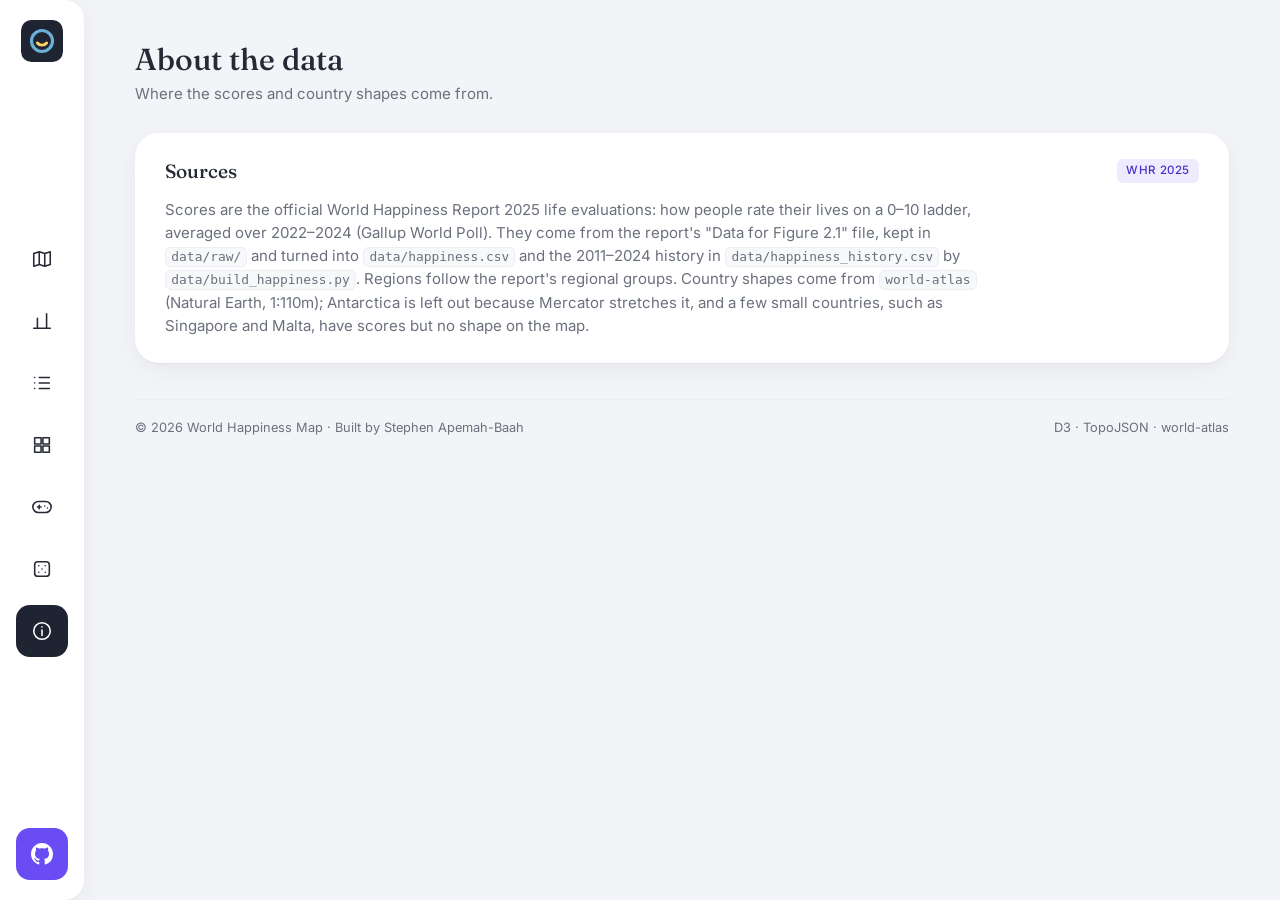
<file: about.html>
<!doctype html>
<html lang="en">
<head>
<meta charset="utf-8">
<meta name="viewport" content="width=device-width, initial-scale=1">
<meta name="color-scheme" content="light dark">
<title>About the data — World Happiness Map</title>
<meta name="description" content="Where the World Happiness Map's scores and country shapes come from.">
<meta property="og:type" content="website">
<meta property="og:site_name" content="World Happiness Map">
<meta property="og:title" content="About the data — World Happiness Map">
<meta property="og:description" content="Where the World Happiness Map's scores and country shapes come from.">
<meta property="og:url" content="https://itzstephen167.github.io/world-happiness-map/about.html">
<meta property="og:image" content="https://itzstephen167.github.io/world-happiness-map/docs/screenshot.png">
<meta property="og:image:width" content="1600">
<meta property="og:image:height" content="1000">
<meta property="og:image:alt" content="Summary cards above a choropleth world map shaded by happiness score">
<meta property="og:locale" content="en_GB">
<meta name="twitter:card" content="summary_large_image">
<meta name="twitter:title" content="About the data — World Happiness Map">
<meta name="twitter:description" content="Where the World Happiness Map's scores and country shapes come from.">
<meta name="twitter:image" content="https://itzstephen167.github.io/world-happiness-map/docs/screenshot.png">
<meta name="twitter:image:alt" content="Summary cards above a choropleth world map shaded by happiness score">
<link rel="icon" href="data:image/svg+xml,%3Csvg xmlns='http://www.w3.org/2000/svg' viewBox='0 0 32 32'%3E%3Crect width='32' height='32' rx='8' fill='%231f2433'/%3E%3Ccircle cx='16' cy='16' r='8' fill='none' stroke='%236baed6' stroke-width='2.4'/%3E%3Cpath d='M12.5 17.5c1.8 2.2 5.2 2.2 7 0' stroke='%23ffd166' stroke-width='2.2' fill='none' stroke-linecap='round'/%3E%3C/svg%3E">
<link rel="preconnect" href="https://fonts.googleapis.com">
<link rel="preconnect" href="https://fonts.gstatic.com" crossorigin>
<link href="https://fonts.googleapis.com/css2?family=Inter:wght@400;500;600&family=Fraunces:opsz,wght@9..144,500;9..144,600&display=swap" rel="stylesheet">
<link rel="stylesheet" href="style.css">
</head>
<body>
<a class="skip" href="#main">Skip to content</a>

<aside class="rail">
  <a class="rail-logo" href="index.html" aria-label="World Happiness Map home">
    <svg viewBox="0 0 32 32" aria-hidden="true"><rect width="32" height="32" rx="8"/><circle cx="16" cy="16" r="8"/><path d="M12.5 17.5c1.8 2.2 5.2 2.2 7 0"/></svg>
  </a>
  <nav class="rail-nav" id="nav" aria-label="Pages">
    <a href="index.html" aria-label="Map" title="Map"><svg viewBox="0 0 24 24"><path d="M9 4 3 6v14l6-2 6 2 6-2V4l-6 2-6-2zM9 4v14M15 6v14"/></svg></a>
    <a href="compare.html" aria-label="Compare countries" title="Compare countries"><svg viewBox="0 0 24 24"><path d="M7 20V9M17 20V4M3 20h18"/></svg></a>
    <a href="rankings.html" aria-label="Rankings" title="Rankings"><svg viewBox="0 0 24 24"><path d="M9 6h11M9 12h11M9 18h11M4 6h.01M4 12h.01M4 18h.01"/></svg></a>
    <a href="regions.html" aria-label="Regions" title="Regions"><svg viewBox="0 0 24 24"><path d="M4 4h7v7H4zM13 4h7v7h-7zM4 13h7v7H4zM13 13h7v7h-7z"/></svg></a>
    <a href="game.html" aria-label="Which scores higher? game" title="Which scores higher?"><svg viewBox="0 0 24 24"><rect x="2" y="6" width="20" height="12" rx="6"/><path d="M7 12h4M9 10v4M15 11h.01M18 13h.01"/></svg></a>
    <a href="country.html?c=random" aria-label="Random country" title="Random country"><svg viewBox="0 0 24 24"><rect x="4" y="4" width="16" height="16" rx="3.5"/><path d="M8.5 8.5h.01M15.5 8.5h.01M12 12h.01M8.5 15.5h.01M15.5 15.5h.01"/></svg></a>
    <a href="about.html" class="active" aria-label="About the data" title="About the data"><svg viewBox="0 0 24 24"><circle cx="12" cy="12" r="9"/><path d="M12 11v6M12 7.5h.01"/></svg></a>
  </nav>
  <a class="rail-gh" href="https://github.com/itzstephen167/world-happiness-map" aria-label="View source on GitHub" title="View source on GitHub">
    <svg viewBox="0 0 16 16"><path d="M8 0C3.58 0 0 3.58 0 8c0 3.54 2.29 6.53 5.47 7.59.4.07.55-.17.55-.38 0-.19-.01-.82-.01-1.49-2.01.37-2.53-.49-2.69-.94-.09-.23-.48-.94-.82-1.13-.28-.15-.68-.52-.01-.53.63-.01 1.08.58 1.23.82.72 1.21 1.87.87 2.33.66.07-.52.28-.87.51-1.07-1.78-.2-3.64-.89-3.64-3.95 0-.87.31-1.59.82-2.15-.08-.2-.36-1.02.08-2.12 0 0 .67-.21 2.2.82.64-.18 1.32-.27 2-.27.68 0 1.36.09 2 .27 1.53-1.04 2.2-.82 2.2-.82.44 1.1.16 1.92.08 2.12.51.56.82 1.27.82 2.15 0 3.07-1.87 3.75-3.65 3.95.29.25.54.73.54 1.48 0 1.07-.01 1.93-.01 2.2 0 .21.15.46.55.38A8.013 8.013 0 0016 8c0-4.42-3.58-8-8-8z"/></svg>
  </a>
</aside>

<main id="main" tabindex="-1">
  <div class="page-head">
    <div>
      <h1>About the data</h1>
      <p class="sub">Where the scores and country shapes come from.</p>
    </div>
  </div>

  <section id="about">
    <div class="card">
      <div class="card-head"><h2>Sources</h2><span class="badge purple">WHR 2025</span></div>
      <p class="muted body">Scores are the official World Happiness Report 2025 life evaluations: how people rate their lives on a 0–10 ladder, averaged over 2022–2024 (Gallup World Poll). They come from the report's "Data for Figure 2.1" file, kept in <code>data/raw/</code> and turned into <code>data/happiness.csv</code> and the 2011–2024 history in <code>data/happiness_history.csv</code> by <code>data/build_happiness.py</code>. Regions follow the report's regional groups. Country shapes come from <code>world-atlas</code> (Natural Earth, 1:110m); Antarctica is left out because Mercator stretches it, and a few small countries, such as Singapore and Malta, have scores but no shape on the map.</p>
    </div>
  </section>

  <footer>
    <span>© 2026 World Happiness Map · Built by Stephen Apemah-Baah</span>
    <span>D3 · TopoJSON · world-atlas</span>
  </footer>
</main>

</body>
</html>
</file>
<file: style.css>
:root {
  --canvas: #f3f4f7; --card: #fff; --ink: #262a35; --muted: #6b707d; --line: #eceef3; --surface: #f7f8fa;
  --dark: #1f2433; --purple: #6a4cf5; --purple-dark: #5537e6; --purple-soft: #efebff;
  --accent: #08519c; --nodata: #dfe2e8; --stroke: #fff; --selected: #f59e0b;
  --gradient: linear-gradient(135deg, #5fb784 0%, #6f97a6 45%, #8a4fe5 100%);
  --shadow: 0 1px 2px rgba(16, 24, 40, .04), 0 6px 24px rgba(16, 24, 40, .05);
  --lift: 0 1px 2px rgba(16, 24, 40, .06), 0 4px 14px rgba(16, 24, 40, .08);
  --radius: 24px;
  --sans: "Inter", system-ui, -apple-system, "Segoe UI", sans-serif;
  --display: "Fraunces", Georgia, serif;
  --badge-bg: #fbf2c0; --badge-ink: #6b5600; --green-bg: #d8f5e6; --green-ink: #0b6b3f; --purple-ink: #4a2fc9; --soft-hover: #e3dcff;
  /* Solid focus ring: at least 3:1 against every background it sits on. */
  --focus: #6a4cf5;
  color-scheme: light;
}
/* Dark mode follows the system setting. */
@media (prefers-color-scheme: dark) {
  :root {
    --canvas: #12151c; --card: #1c202b; --ink: #e6e8ee; --muted: #9aa0ad; --line: #2a2f3c; --surface: #242936;
    --dark: #323a4f; --purple-soft: #2c2650; --accent: #6baed6; --nodata: #3a4050; --stroke: #1c202b;
    --shadow: 0 1px 2px rgba(0, 0, 0, .3), 0 6px 24px rgba(0, 0, 0, .25);
    --lift: 0 1px 2px rgba(0, 0, 0, .35), 0 4px 14px rgba(0, 0, 0, .3);
    --badge-bg: #3d3514; --badge-ink: #f3d86b; --green-bg: #133a29; --green-ink: #7fd9a8; --purple-ink: #c2b4ff; --soft-hover: #383063; --focus: #a996ff;
    color-scheme: dark;
  }
}
* { box-sizing: border-box; }
html { scroll-behavior: smooth; scroll-padding-top: 24px; }
body { margin: 0; background: var(--canvas); color: var(--ink); font: 15px/1.55 var(--sans); -webkit-font-smoothing: antialiased; }
h1, h2, h3 { margin: 0; font-family: var(--display); font-weight: 500; line-height: 1.3; }
code { font-size: .86em; background: var(--surface); border: 1px solid var(--line); padding: .1em .4em; border-radius: 6px; }
.muted { color: var(--muted); margin: 0; }

/* rail */
.rail { position: fixed; left: 0; top: 0; bottom: 0; width: 84px; z-index: 20; background: var(--card); border-radius: 0 20px 20px 0; box-shadow: var(--shadow); display: flex; flex-direction: column; align-items: center; padding: 20px 0; }
.rail-logo { width: 42px; height: 42px; display: block; }
.rail-logo svg { width: 100%; height: 100%; }
.rail-logo rect { fill: var(--dark); }
.rail-logo circle { fill: none; stroke: #6baed6; stroke-width: 2.4; }
.rail-logo path { fill: none; stroke: #ffd166; stroke-width: 2.2; stroke-linecap: round; }
.rail-nav { margin: auto 0; display: flex; flex-direction: column; gap: 10px; }
.rail-nav a, .rail-gh { width: 52px; height: 52px; border-radius: 14px; display: grid; place-items: center; color: var(--ink); transition: background .15s; }
.rail-nav a:hover { background: var(--surface); }
.rail-nav a.active { background: var(--dark); color: #fff; }
.rail-nav svg { width: 22px; height: 22px; fill: none; stroke: currentColor; stroke-width: 1.7; stroke-linecap: round; stroke-linejoin: round; }
.rail-gh { background: var(--purple); color: #fff; }
.rail-gh:hover { background: var(--purple-dark); }
.rail-gh svg { width: 22px; height: 22px; fill: currentColor; }

main { margin-left: 84px; padding: 40px clamp(16px, 4vw, 56px) 32px; max-width: 1340px; }
main > section + section { margin-top: 28px; }
@media (max-width: 860px) {
  .rail { position: sticky; top: 0; bottom: auto; width: 100%; height: 64px; flex-direction: row; border-radius: 0 0 18px 18px; padding: 0 12px; }
  .rail-logo { width: 36px; height: 36px; }
  .rail-nav { margin: 0 auto; flex-direction: row; gap: 4px; }
  .rail-nav a, .rail-gh { width: 42px; height: 42px; border-radius: 11px; }
  main { margin-left: 0; padding-top: 24px; }
}

/* page head + search */
.page-head { display: flex; justify-content: space-between; align-items: center; gap: 16px; flex-wrap: wrap; margin-bottom: 28px; }
h1 { font-size: clamp(1.5rem, 3vw, 1.9rem); }
.sub { margin: 2px 0 0; color: var(--muted); }
.search { position: relative; width: min(340px, 100%); }
.search svg { position: absolute; left: 14px; top: 50%; width: 18px; height: 18px; transform: translateY(-50%); fill: none; stroke: var(--muted); stroke-width: 2; stroke-linecap: round; }
.search input { width: 100%; font: inherit; color: var(--ink); background: var(--card); border: 0; border-radius: 14px; padding: 12px 16px 12px 42px; box-shadow: var(--lift); }

/* cards */
.card { background: var(--card); border-radius: var(--radius); box-shadow: var(--shadow); padding: 26px 30px; }
.card-head { display: flex; justify-content: space-between; align-items: center; gap: 12px; flex-wrap: wrap; margin-bottom: 14px; }
.card-head h2 { font-size: 1.2rem; }
.note { font-size: .8rem; color: var(--muted); margin: 12px 0 0; }
.body { margin: 0; max-width: 820px; }
@media (max-width: 720px) { .card { padding: 22px 20px; border-radius: 20px; } }

.badge { display: inline-block; background: var(--badge-bg); color: var(--badge-ink); font-size: .72rem; font-weight: 500; letter-spacing: .05em; text-transform: uppercase; padding: 3px 9px; border-radius: 6px; }
.badge.green { background: var(--green-bg); color: var(--green-ink); }
.badge.purple { background: var(--purple-soft); color: var(--purple-ink); }

/* buttons */
button { font: inherit; cursor: pointer; }
.btn { display: inline-flex; align-items: center; font-weight: 500; font-size: .9rem; padding: 10px 16px; border-radius: 12px; border: 0; }
a.btn, .rank-list a { text-decoration: none; }
.btn.soft { background: var(--purple-soft); color: var(--purple-ink); }
.btn.soft:hover { background: var(--soft-hover); }
.btn.soft[aria-pressed="true"] { background: var(--purple); color: #fff; }
.btn:disabled { opacity: .5; cursor: not-allowed; }
.icon-btn { width: 42px; height: 42px; border-radius: 12px; border: 0; background: var(--card); display: grid; place-items: center; color: var(--ink); box-shadow: var(--lift); }
.icon-btn:hover { background: var(--surface); }
.icon-btn svg { width: 18px; height: 18px; fill: none; stroke: currentColor; stroke-width: 2; stroke-linecap: round; }
.controls { display: flex; gap: 10px; }
button:focus-visible, input:focus-visible, summary:focus-visible, main a:focus-visible, .rail a:focus-visible { outline: 3px solid var(--focus); outline-offset: 2px; }

/* Skip link: first thing a keyboard user reaches, hidden until focused. */
.skip { position: absolute; left: 12px; top: -60px; z-index: 40; background: var(--dark); color: #fff; padding: 10px 16px; border-radius: 12px; font-weight: 500; text-decoration: none; }
.skip:focus { top: 12px; outline: 3px solid var(--focus); outline-offset: 2px; }
main:focus { outline: none; } /* focused only as the skip link's target */

/* Data-table fallback under the map and charts, collapsed by default */
.data-table { margin-top: 12px; }
.data-table summary { cursor: pointer; font-size: .88rem; font-weight: 500; color: var(--purple-ink); width: fit-content; border-radius: 6px; }
.data-table .table-wrap { margin-top: 10px; max-height: 360px; }
.data-table caption { text-align: left; font-size: .82rem; color: var(--muted); padding: 10px 14px 0; }
.data-table th { color: var(--muted); font-size: .8rem; font-weight: 600; padding: 10px 14px; }

/* stats */
.stats { display: grid; grid-template-columns: repeat(4, minmax(0, 1fr)); gap: 20px; margin-bottom: 28px; }
.stats .card { padding: 20px 22px; display: flex; flex-direction: column; }
.stats .k { font-size: .82rem; color: var(--muted); }
.stats .v { font: 600 1.9rem/1.2 var(--display); margin: 6px 0 2px; font-variant-numeric: tabular-nums; }
.stats .u { font-size: .85rem; color: var(--muted); }
.highlight { background: linear-gradient(100deg, rgba(18,16,40,.82) 0%, rgba(40,28,80,.45) 100%), url(img/earth.webp) 30% center / cover, var(--dark); color: #fff; }
.highlight .k, .highlight .u { color: rgba(255,255,255,.9); }
@media (max-width: 1000px) { .stats { grid-template-columns: 1fr 1fr; } }

/* map + detail */
.layout { display: grid; grid-template-columns: minmax(0, 1fr) 320px; gap: 28px; align-items: start; }
@media (max-width: 960px) { .layout { grid-template-columns: 1fr; } }
.map-frame { background: var(--surface); border-radius: 16px; overflow: hidden; }
#map { width: 100%; height: auto; display: block; cursor: grab; }
#map:active { cursor: grabbing; }
#map:focus-visible { outline: 3px solid var(--focus); outline-offset: -3px; }
.country { stroke: var(--stroke); stroke-width: .4; cursor: pointer; vector-effect: non-scaling-stroke; }
.country:hover { stroke: var(--ink); stroke-width: 1.2; }
.country.selected { stroke: var(--selected); stroke-width: 2.2; }
/* Amber would vanish against Cividis yellow, so outline in ink instead. */
.cvd .country.selected { stroke: var(--ink); }
/* map filters: non-matching countries fade back */
.map-filters { margin: 0 0 8px; }
.map-filters .btn { flex: none; }
/* year slider under the map filters */
.year-row { display: flex; align-items: center; gap: 14px; margin: 0 0 8px; }
.year-row label { font-weight: 500; white-space: nowrap; }
.year-row label b { color: var(--purple-ink); font-variant-numeric: tabular-nums; }
.year-row input { flex: 1; min-width: 0; accent-color: var(--purple); cursor: pointer; }
.country { transition: opacity .2s; }
.country.dim { opacity: .18; }
.legend text { fill: var(--muted); font: 11px var(--sans); }

#detail h2 { font-size: 1.2rem; margin-bottom: 6px; }
#detail .big { font: 600 2.6rem/1.1 var(--display); color: var(--accent); margin: 14px 0 4px; font-variant-numeric: tabular-nums; }
#detail .bar { height: 10px; background: var(--surface); border-radius: 5px; overflow: hidden; margin: 12px 0; }
#detail .bar i { display: block; height: 100%; background: var(--accent); border-radius: 5px; }
#detail .region { margin-top: 18px; padding-top: 16px; border-top: 1px solid var(--line); }
#detail .region .k { display: block; font-size: .82rem; color: var(--muted); margin-bottom: 4px; }
#detail .region b { font: 600 1.4rem/1.2 var(--display); margin-right: 8px; font-variant-numeric: tabular-nums; }
#detail .region .bar i { background: var(--muted); }

/* compare */
.cmp-pick { display: flex; align-items: center; gap: 12px; flex-wrap: wrap; margin: 14px 0 18px; }
.cmp-pick select { flex: 1 1 200px; font: inherit; color: var(--ink); background: var(--card); border: 0; border-radius: 14px; padding: 11px 14px; box-shadow: var(--lift); cursor: pointer; }
.cmp-pick select:focus-visible { outline: 3px solid var(--focus); outline-offset: 2px; }
.cmp { display: grid; grid-template-columns: 1fr 1fr; gap: 16px; }
@media (max-width: 600px) { .cmp { grid-template-columns: 1fr; } }
.cmp-side { background: var(--surface); border-radius: 16px; padding: 18px 20px; }
.cmp-side h3 { font-size: 1.05rem; }
.cmp-side .big { font: 600 2.2rem/1.1 var(--display); color: var(--accent); margin: 10px 0 4px; font-variant-numeric: tabular-nums; }
.cmp-side .bar { height: 10px; background: var(--card); border-radius: 5px; overflow: hidden; margin: 10px 0; }
.cmp-side .bar i { display: block; height: 100%; background: var(--accent); border-radius: 5px; }
#cmpGap { margin-top: 14px; }
#detail .btn { margin-top: 16px; }

/* score distribution */
.dist { width: 100%; height: auto; display: block; overflow: visible; }
.dist-pick { flex: 0 1 260px; }
.dist-bar { fill: var(--accent); opacity: .55; transition: opacity .15s; }
.dist-bar:hover { opacity: .8; }
.dist-bar.on { opacity: 1; fill: var(--purple); }
.dist-axis text, .dist-label { fill: var(--muted); font: 12px var(--sans); }
.dist-axis line { stroke: var(--line); }
.dist-axis .domain { stroke: var(--line); }
.dist-mark line { stroke: var(--ink); stroke-width: 1.5; stroke-dasharray: 4 3; }
.dist-mark text { fill: var(--ink); font: 600 12px var(--sans); }
/* The chart scales down on phones, so its text is drawn larger to stay readable. */
@media (max-width: 640px) { .dist-axis text, .dist-mark text { font-size: 22px; } .dist-label { display: none; } }

/* 404 page */
.nf-list { list-style: none; margin: 0; padding: 0; display: grid; grid-template-columns: repeat(auto-fill, minmax(260px, 1fr)); gap: 12px; }
.nf-list a { display: grid; grid-template-columns: 1fr auto; gap: 4px 10px; padding: 14px 16px; border-radius: 14px; background: var(--surface); color: var(--ink); text-decoration: none; height: 100%; }
.nf-list a:hover { background: var(--purple-soft); }
.nf-name { font: 500 1.05rem var(--display); }
.nf-desc { grid-column: 1 / -1; font-size: .88rem; color: var(--muted); }

/* country page */
.country-pick { font: inherit; color: var(--ink); background: var(--card); border: 0; border-radius: 14px; padding: 11px 14px; box-shadow: var(--lift); cursor: pointer; width: min(340px, 100%); }
.country-pick:focus-visible { outline: 3px solid var(--focus); outline-offset: 2px; }
.country-actions { display: flex; flex-wrap: wrap; gap: 10px; margin-bottom: 28px; }
.rank-list li.current a { background: var(--purple-soft); }
.rank-list li.current .rank { background: var(--purple); }
.rank-list.scroll { max-height: 460px; overflow: auto; }

/* regions page */
.region-bars { margin: 0; padding: 0; list-style: none; display: grid; gap: 2px; }
.region-bar { width: 100%; display: grid; grid-template-columns: minmax(150px, 230px) 1fr auto; align-items: center; gap: 14px; border: 0; background: none; color: var(--ink); text-align: left; padding: 10px; border-radius: 12px; }
.region-bar:hover { background: var(--surface); }
.region-bar[aria-pressed="true"] { background: var(--purple-soft); }
.region-name { font-weight: 500; font-size: .92rem; }
.region-track { position: relative; height: 12px; background: var(--surface); border-radius: 6px; }
.region-bar:hover .region-track, .region-bar[aria-pressed="true"] .region-track { background: var(--card); }
.region-track .fill { position: absolute; inset: 0 auto 0 0; background: var(--accent); border-radius: 6px; }
.region-bar[aria-pressed="true"] .fill { background: var(--purple); }
.region-track .tick { position: absolute; top: -3px; bottom: -3px; width: 2px; margin-left: -1px; background: var(--ink); border-radius: 1px; }
.region-bar .score { background: var(--card); }
.region-big { font: 600 2.6rem/1.1 var(--display); color: var(--accent); margin: 14px 0 4px; font-variant-numeric: tabular-nums; }
.region-list { margin-top: 14px; }
@media (max-width: 640px) { .region-bar { grid-template-columns: 1fr auto; gap: 6px 10px; } .region-track { grid-column: 1 / -1; grid-row: 2; } }

/* game page */
.game-pair { display: grid; grid-template-columns: 1fr auto 1fr; align-items: stretch; gap: 14px; margin: 6px 0 16px; }
.game-vs { align-self: center; font: 600 .9rem var(--display); color: var(--muted); text-transform: uppercase; }
.game-pick { display: flex; flex-direction: column; align-items: flex-start; gap: 4px; border: 2px solid transparent; background: var(--surface); color: var(--ink); text-align: left; padding: 20px 22px; border-radius: 18px; transition: background .15s, border-color .15s; }
.game-pick:not(:disabled):hover { background: var(--purple-soft); }
.game-pick:disabled { cursor: default; }
.game-name { font: 500 1.2rem/1.3 var(--display); }
.game-region { font-size: .85rem; }
.game-score { font: 600 2.2rem/1.1 var(--display); color: var(--accent); margin-top: 10px; font-variant-numeric: tabular-nums; }
.game-pick.right { border-color: var(--green-ink); background: var(--green-bg); }
.game-pick.wrong { border-color: var(--selected); }
.game-result { min-height: 1.55em; margin: 0 0 14px; }
.game-result a { color: var(--purple-ink); }
.game-stats { display: grid; grid-template-columns: 1fr 1fr; gap: 12px; margin: 18px 0; }
.game-stats div { background: var(--surface); border-radius: 14px; padding: 12px 14px; }
.game-stats dt { font-size: .82rem; color: var(--muted); }
.game-stats dd { margin: 2px 0 0; font: 600 1.4rem/1.2 var(--display); font-variant-numeric: tabular-nums; }
@media (max-width: 600px) { .game-pair { grid-template-columns: 1fr; } .game-vs { justify-self: center; } }
.game-pair[hidden], .game-solo[hidden] { display: none; }
.btn[hidden] { display: none; }
.seg { display: inline-flex; flex-wrap: wrap; gap: 4px; padding: 4px; border-radius: 14px; background: var(--surface); }
.seg button { font: 500 .85rem var(--sans); padding: 7px 12px; border-radius: 10px; border: 0; background: transparent; color: var(--ink); cursor: pointer; }
.seg button:hover { background: var(--card); }
.seg button.on { background: var(--dark); color: #fff; }
.game-solo { display: grid; gap: 14px; margin: 6px 0 16px; }
.game-card { display: flex; flex-direction: column; gap: 4px; background: var(--surface); border-radius: 16px; padding: 18px 20px; }
.game-guess { display: flex; flex-wrap: wrap; align-items: center; gap: 10px 14px; }
.game-guess label { font-weight: 500; font-size: .92rem; }
.game-guess output { font: 600 1.1rem var(--display); font-variant-numeric: tabular-nums; margin-left: 6px; }
.game-guess input { flex: 1 1 200px; accent-color: var(--purple); }

/* full rankings table */
.filters { display: flex; gap: 12px; flex-wrap: wrap; margin: 4px 0 12px; }
.filters .search { flex: 1 1 240px; width: auto; }
.filters select { flex: 1 1 200px; min-width: 0; font: inherit; color: var(--ink); background: var(--card); border: 0; border-radius: 14px; padding: 11px 14px; box-shadow: var(--lift); cursor: pointer; }
.filters select:focus-visible { outline: 3px solid var(--focus); outline-offset: 2px; }
.table-count { font-size: .85rem; margin-bottom: 10px; }
.table-wrap { max-height: 620px; overflow: auto; border-radius: 16px; background: var(--surface); }
.rank-table { width: 100%; border-collapse: collapse; font-size: .92rem; }
.rank-table thead th { position: sticky; top: 0; z-index: 1; background: var(--surface); text-align: left; padding: 0; }
.rank-table th button { display: inline-flex; align-items: center; gap: 4px; border: 0; background: none; color: var(--muted); font-size: .8rem; font-weight: 600; padding: 12px 14px; border-radius: 8px; }
.rank-table th button:hover { color: var(--ink); }
.rank-table th[aria-sort] button { color: var(--ink); }
.rank-table th[aria-sort="ascending"] button::after { content: "↑"; }
.rank-table th[aria-sort="descending"] button::after { content: "↓"; }
.rank-table td { padding: 8px 14px; border-top: 1px solid var(--line); }
.rank-table td a { color: var(--ink); font-weight: 500; text-decoration: none; border-radius: 4px; }
.rank-table td a:hover { color: var(--purple-ink); text-decoration: underline; }
.rank-table .num { text-align: right; white-space: nowrap; }
.rank-table thead .num { text-align: right; }
.rank-table .score { background: var(--card); }
@media (max-width: 640px) { .rank-table { font-size: .86rem; } .rank-table .col-region { display: none; } .rank-table td, .rank-table th button { padding-left: 5px; padding-right: 5px; } .rank-table .score { padding: 2px 6px; } .rank-table .badge { padding: 3px 5px; } }

/* rankings */
.pair { display: grid; grid-template-columns: 1fr 1fr; gap: 28px; }
@media (max-width: 760px) { .pair { grid-template-columns: 1fr; } }
.rank-list { margin: 0; padding: 0; list-style: none; counter-reset: rank; }
.rank-list li + li { border-top: 1px solid var(--line); }
.rank-list a { display: grid; grid-template-columns: 34px 1fr auto; align-items: center; gap: 12px; width: 100%; border: 0; background: none; padding: 10px 8px; border-radius: 12px; text-align: left; color: var(--ink); }
.rank-list a:hover, .rank-list a:focus-visible { background: var(--surface); }
.movers small { display: block; font-size: .8rem; font-variant-numeric: tabular-nums; }
.movers-pick { align-items: center; margin: 0 0 6px; }
.movers-pick label { font-family: var(--display); font-weight: 500; font-size: 1.15rem; }
.movers-pick select { flex: 0 0 auto; }
.rank { width: 30px; height: 30px; border-radius: 9px; background: var(--dark); color: #fff; display: grid; place-items: center; font-size: .82rem; font-weight: 600; }
.score { font-variant-numeric: tabular-nums; font-weight: 600; background: var(--surface); padding: 2px 10px; border-radius: 8px; font-size: .9rem; }

footer { margin-top: 36px; padding-top: 18px; border-top: 1px solid var(--line); display: flex; justify-content: space-between; gap: 12px; flex-wrap: wrap; color: var(--muted); font-size: .8rem; }

#tip { position: fixed; pointer-events: none; background: var(--dark); color: #fff; padding: 7px 11px; border-radius: 10px; font-size: 13px; opacity: 0; z-index: 30; box-shadow: var(--lift); }
@media (prefers-reduced-motion: reduce) { html { scroll-behavior: auto; } }

/* Printing: a light page with the data and none of the controls. */
@media print {
  :root {
    --canvas: #fff; --card: #fff; --ink: #262a35; --muted: #5f6472; --line: #e2e4ea; --surface: #f7f8fa;
    --dark: #1f2433; --purple-soft: #efebff; --accent: #08519c; --nodata: #dfe2e8; --stroke: #fff;
    --shadow: none; --lift: none;
    --badge-bg: #fbf2c0; --badge-ink: #6b5600; --green-bg: #d8f5e6; --green-ink: #0b6b3f; --purple-ink: #4a2fc9;
    color-scheme: light;
  }
  @page { margin: 14mm; }
  /* Keep map colours, bars and badges, which browsers drop from print by default. */
  * { -webkit-print-color-adjust: exact; print-color-adjust: exact; }
  body { font-size: 11pt; }

  /* Navigation and controls do nothing on paper. */
  .rail, #tip, .skip, .data-table, .btn, .icon-btn, .controls, .search, .country-pick, .country-actions, #legend-note,
  input[type=range], .game-pick { display: none !important; }
  /* Pickers print as plain text showing their current choice. */
  select { appearance: none; -webkit-appearance: none; box-shadow: none !important; border: 1px solid var(--line) !important; background: none !important; }

  main { margin: 0; padding: 0; max-width: none; }
  .page-head { margin-bottom: 16px; }
  .card { border: 1px solid var(--line); padding: 18px 20px; border-radius: 14px; }
  .stats, .layout, .pair { gap: 14px; }
  .stats { grid-template-columns: repeat(4, minmax(0, 1fr)); }
  main > section + section { margin-top: 16px; }
  .card, .stat, .cmp-side, .rank-list li, .rank-table tr { break-inside: avoid; }
  h1, h2, h3, .card-head { break-after: avoid; }

  /* Long lists and the full table print in full, with the table header repeated on each page. */
  .table-wrap, .rank-list.scroll { max-height: none; overflow: visible; }
  .rank-table thead th { position: static; }
  .rank-table thead { display: table-header-group; }
  .map-frame { background: none; }
  footer { margin-top: 18px; }
}
</file>
